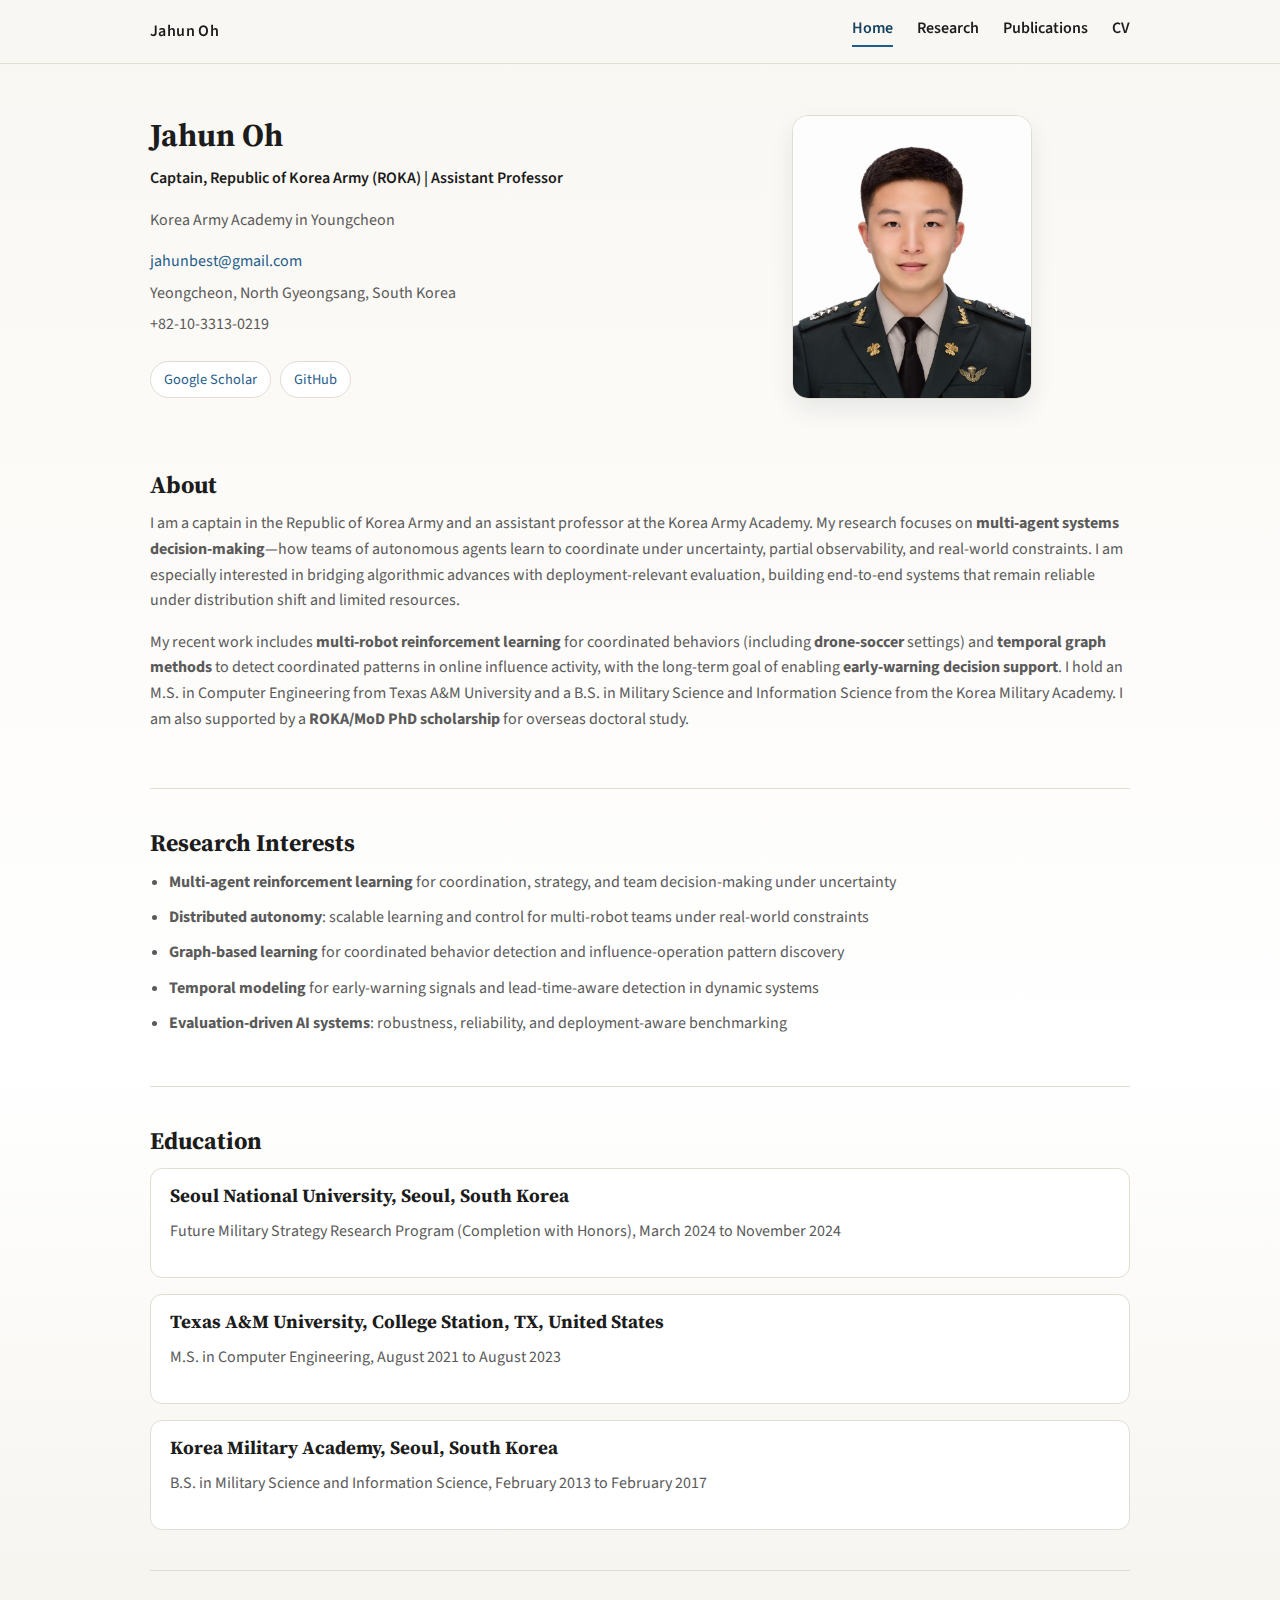
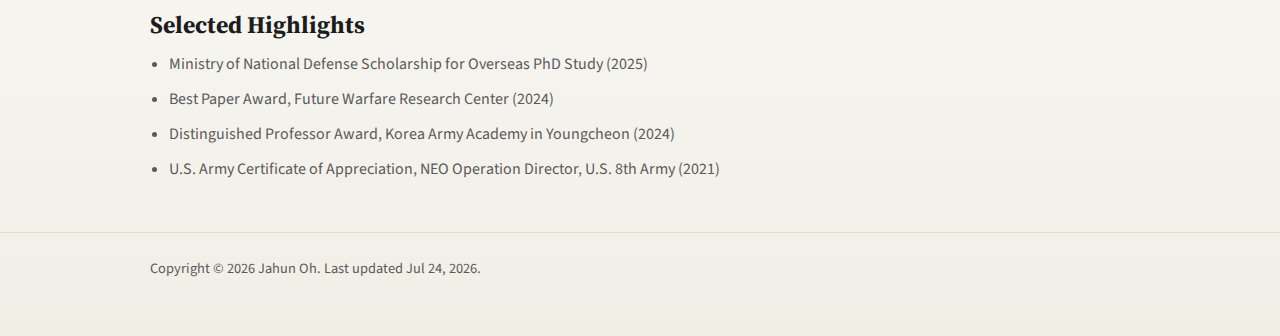
<file: index.html>
<!DOCTYPE html>
<html lang="en">
<head>
  <meta charset="UTF-8">
  <meta name="viewport" content="width=device-width, initial-scale=1.0">
  <title>Jahun Oh | Home</title>
  <link rel="icon" href="assets/favicon.jpg" type="image/jpeg">
  <link rel="stylesheet" href="assets/css/style.css">
</head>
<body class="home">
  <header class="site-header">
    <nav class="nav container">
      <a class="logo" href="index.html">Jahun Oh</a>
      <button class="nav-toggle" type="button" aria-expanded="false" aria-controls="nav-menu">
        <span class="nav-toggle-bar"></span>
        <span class="nav-toggle-bar"></span>
        <span class="nav-toggle-bar"></span>
        <span class="sr-only">Toggle navigation</span>
      </button>
      <div id="nav-menu" class="nav-links">
        <a class="active" href="index.html">Home</a>
        <a href="research.html">Research</a>
        <a href="publications.html">Publications</a>
        <a href="assets/cv/cv.pdf">CV</a>
      </div>
    </nav>
  </header>

  <main class="container">
    <section class="hero">
      <div class="hero-text">
        <h1>Jahun Oh</h1>
        <p class="role">Captain, Republic of Korea Army (ROKA) | Assistant Professor</p>
        <p class="affiliation">Korea Army Academy in Youngcheon</p>
        <ul class="contact-list">
          <li><a href="mailto:jahunbest@gmail.com">jahunbest@gmail.com</a></li>
          <li>Yeongcheon, North Gyeongsang, South Korea</li>
          <li>+82-10-3313-0219</li>
        </ul>
        <div class="social-links">
          <a href="https://scholar.google.com/citations?user=SBL0D2cAAAAJ&hl=en" aria-label="Google Scholar">Google Scholar</a>
          <a href="https://github.com/jahun0" aria-label="GitHub">GitHub</a>
        </div>
      </div>
      <div class="hero-photo">
        <img src="assets/img/jh_profile.jpg" alt="Profile photo of Jahun Oh">
      </div>
    </section>

    <section class="section" id="about">
      <h2>About</h2>
      <p>
        I am a captain in the Republic of Korea Army and an assistant professor at the Korea Army Academy.
        My research focuses on <strong>multi-agent systems decision-making</strong>—how teams of
        autonomous agents learn to coordinate under uncertainty, partial observability, and real-world constraints.
        I am especially interested in bridging algorithmic advances with deployment-relevant evaluation, building
        end-to-end systems that remain reliable under distribution shift and limited resources.
      </p>
      <p>
        My recent work includes <strong>multi-robot reinforcement learning</strong> for coordinated behaviors (including
        <strong>drone-soccer</strong> settings) and <strong>temporal graph methods</strong> to detect coordinated patterns in
        online influence activity, with the long-term goal of enabling <strong>early-warning decision support</strong>.
        I hold an M.S. in Computer Engineering from Texas A&amp;M University and a B.S. in Military Science and
        Information Science from the Korea Military Academy. I am also supported by a
        <strong>ROKA/MoD PhD scholarship</strong> for overseas doctoral study.
      </p>
    </section>

    <section class="section" id="research-interests">
      <h2>Research Interests</h2>
      <ul class="bullet-list">
        <li><strong>Multi-agent reinforcement learning</strong> for coordination, strategy, and team decision-making under uncertainty</li>
        <li><strong>Distributed autonomy</strong>: scalable learning and control for multi-robot teams under real-world constraints</li>
        <li><strong>Graph-based learning</strong> for coordinated behavior detection and influence-operation pattern discovery</li>
        <li><strong>Temporal modeling</strong> for early-warning signals and lead-time-aware detection in dynamic systems</li>
        <li><strong>Evaluation-driven AI systems</strong>: robustness, reliability, and deployment-aware benchmarking</li>
      </ul>
    </section>

    <section class="section" id="education">
      <h2>Education</h2>
      <div class="education-list">
        <div class="education-item">
          <h3>Seoul National University, Seoul, South Korea</h3>
          <p>Future Military Strategy Research Program (Completion with Honors), March 2024 to November 2024</p>
        </div>
        <div class="education-item">
          <h3>Texas A&amp;M University, College Station, TX, United States</h3>
          <p>M.S. in Computer Engineering, August 2021 to August 2023</p>
        </div>
        <div class="education-item">
          <h3>Korea Military Academy, Seoul, South Korea</h3>
          <p>B.S. in Military Science and Information Science, February 2013 to February 2017</p>
        </div>
      </div>
    </section>

    <section class="section" id="highlights">
      <h2>Selected Highlights</h2>
      <ul class="bullet-list">
        <li>Ministry of National Defense Scholarship for Overseas PhD Study (2025)</li>
        <li>Best Paper Award, Future Warfare Research Center (2024)</li>
        <li>Distinguished Professor Award, Korea Army Academy in Youngcheon (2024)</li>
        <li>U.S. Army Certificate of Appreciation, NEO Operation Director, U.S. 8th Army (2021)</li>
      </ul>
    </section>
  </main>

  <footer class="site-footer">
    <div class="container">
      <p>Copyright &copy; <span id="current-year"></span> Jahun Oh. Last updated <span id="last-updated"></span>.</p>
    </div>
  </footer>

  <button id="back-to-top" type="button" aria-label="Back to top">Top</button>

  <script src="assets/js/main.js" defer></script>
</body>
</html>
</file>
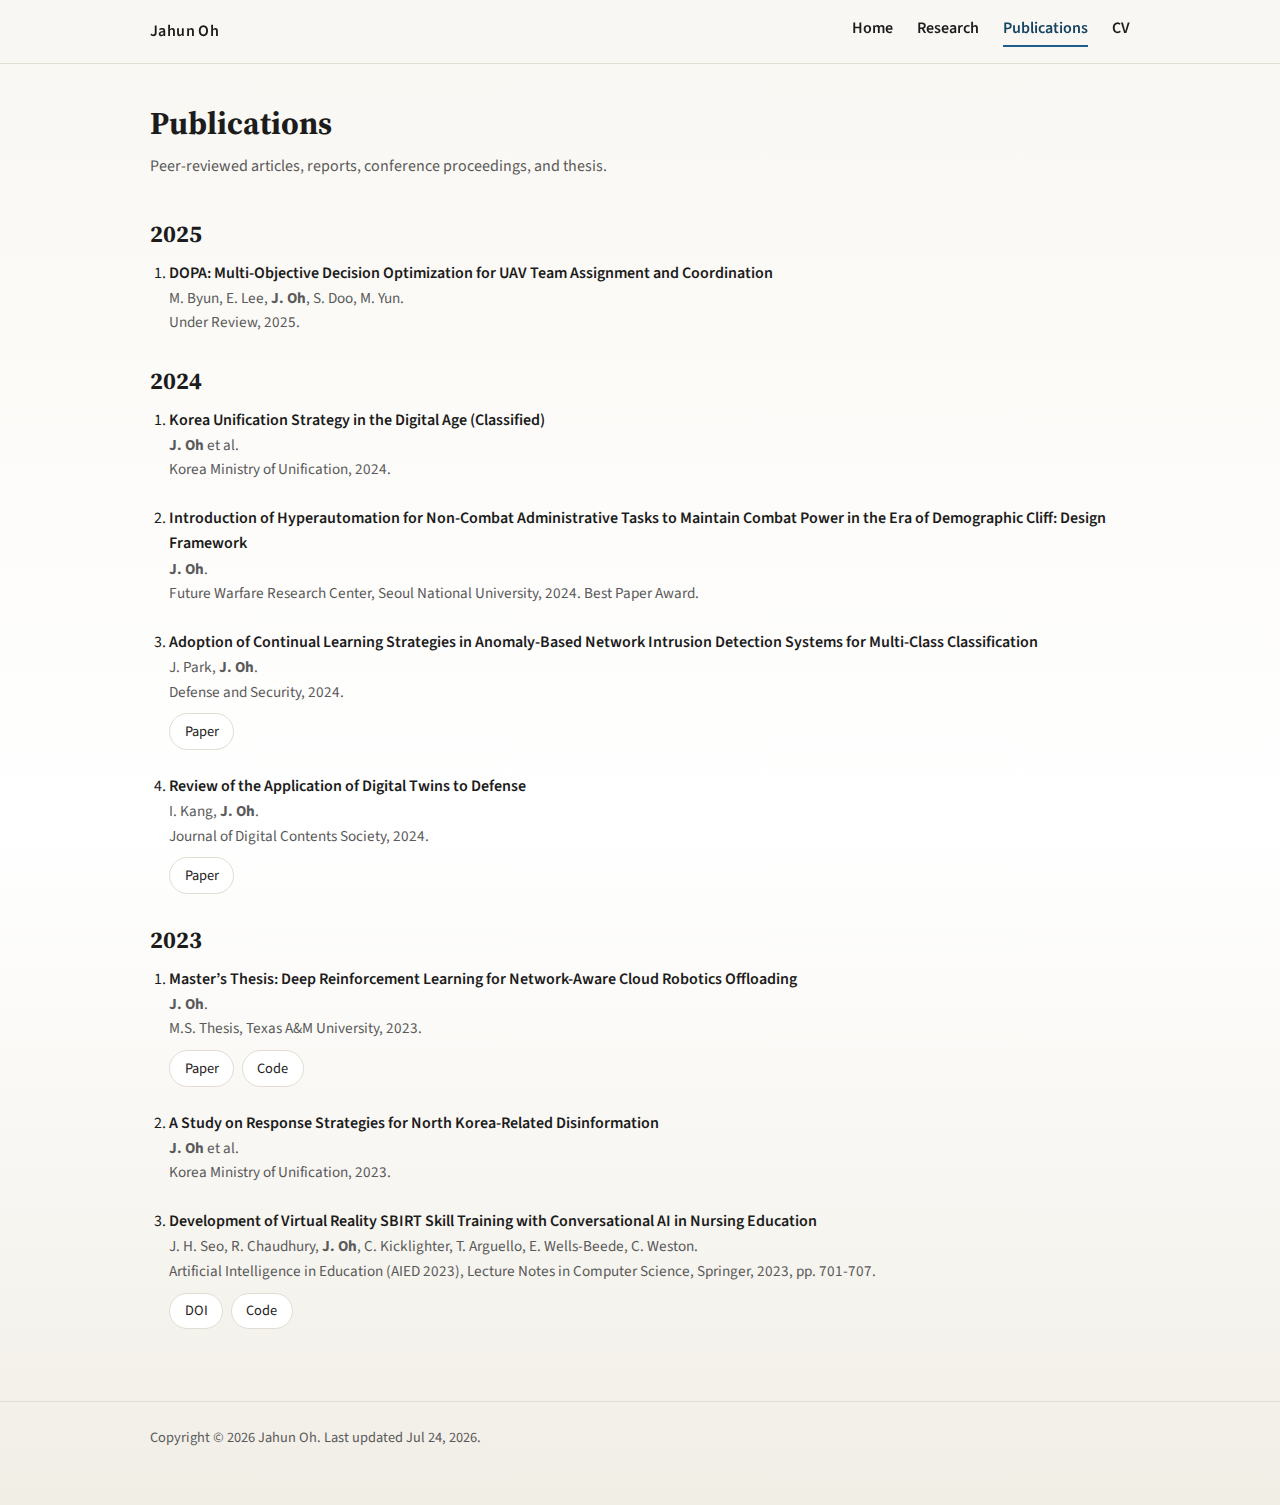
<file: publications.html>
<!DOCTYPE html>
<html lang="en">
<head>
  <meta charset="UTF-8">
  <meta name="viewport" content="width=device-width, initial-scale=1.0">
  <title>Jahun Oh | Publications</title>
  <link rel="icon" href="assets/favicon.jpg" type="image/jpeg">
  <link rel="stylesheet" href="assets/css/style.css">
</head>
<body class="publications">
  <header class="site-header">
    <nav class="nav container">
      <a class="logo" href="index.html">Jahun Oh</a>
      <button class="nav-toggle" type="button" aria-expanded="false" aria-controls="nav-menu">
        <span class="nav-toggle-bar"></span>
        <span class="nav-toggle-bar"></span>
        <span class="nav-toggle-bar"></span>
        <span class="sr-only">Toggle navigation</span>
      </button>
      <div id="nav-menu" class="nav-links">
        <a href="index.html">Home</a>
        <a href="research.html">Research</a>
        <a class="active" href="publications.html">Publications</a>
        <a href="assets/cv/cv.pdf">CV</a>
      </div>
    </nav>
  </header>

  <main class="container">
    <header class="page-header">
      <h1>Publications</h1>
      <p>Peer-reviewed articles, reports, conference proceedings, and thesis.</p>
    </header>


    
    <section id="pubs" class="pubs">

      <div class="pub-year" data-year="2025">
        <h2>2025</h2>
        <ol class="pub-list">
          <li class="pub-item" data-selected="true">
            <div class="pub-meta">
              <div class="pub-title">DOPA: Multi-Objective Decision Optimization for UAV Team Assignment and Coordination</div>
              <div class="pub-authors">M. Byun, E. Lee, <strong>J. Oh</strong>, S. Doo, M. Yun.</div>
              <div class="pub-venue">Under Review, 2025.</div>
            </div>
          </li>
        </ol>
      </div>

      <div class="pub-year" data-year="2024">
        <h2>2024</h2>
        <ol class="pub-list">
          <li class="pub-item" data-selected="false">
            <div class="pub-meta">
              <div class="pub-title">Korea Unification Strategy in the Digital Age (Classified)</div>
              <div class="pub-authors"><strong>J. Oh</strong> et al.</div>
              <div class="pub-venue">Korea Ministry of Unification, 2024.</div>
            </div>
          </li>

          <li class="pub-item" data-selected="true">
            <div class="pub-meta">
              <div class="pub-title">Introduction of Hyperautomation for Non-Combat Administrative Tasks to Maintain Combat Power in the Era of Demographic Cliff: Design Framework</div>
              <div class="pub-authors"><strong>J. Oh</strong>.</div>
              <div class="pub-venue">Future Warfare Research Center, Seoul National University, 2024. Best Paper Award.</div>
            </div>
          </li>

          <li class="pub-item" data-selected="true">
            <div class="pub-meta">
              <div class="pub-title">Adoption of Continual Learning Strategies in Anomaly-Based Network Intrusion Detection Systems for Multi-Class Classification</div>
              <div class="pub-authors">J. Park, <strong>J. Oh</strong>.</div>
              <div class="pub-venue">Defense and Security, 2024.</div>
            </div>
            <div class="pub-links">
              <a class="pill" href="https://www.dbpia.co.kr/pdf/cpViewer?nodeId=NODE12393506">Paper</a>
            </div>
          </li>

          <li class="pub-item" data-selected="false">
            <div class="pub-meta">
              <div class="pub-title">Review of the Application of Digital Twins to Defense</div>
              <div class="pub-authors">I. Kang, <strong>J. Oh</strong>.</div>
              <div class="pub-venue">Journal of Digital Contents Society, 2024.</div>
            </div>
            <div class="pub-links">
              <a class="pill" href="http://journal.dcs.or.kr/xml/39754/39754.pdf">Paper</a>
            </div>
          </li>
        </ol>
      </div>

      <div class="pub-year" data-year="2023">
        <h2>2023</h2>
        <ol class="pub-list">
          <li class="pub-item" data-selected="true">
            <div class="pub-meta">
              <div class="pub-title">Master’s Thesis: Deep Reinforcement Learning for Network-Aware Cloud Robotics Offloading</div>
              <div class="pub-authors"><strong>J. Oh</strong>.</div>
              <div class="pub-venue">M.S. Thesis, Texas A&amp;M University, 2023.</div>
            </div>
            <div class="pub-links">
              <a class="pill" href="https://scholar.google.com/citations?view_op=view_citation&hl=en&user=SBL0D2cAAAAJ&citation_for_view=SBL0D2cAAAAJ:d1gkVwhDpl0C">Paper</a>
              <a class="pill" href="https://github.com/jahun0/jackal-rl">Code</a>
            </div>
          </li>

          <li class="pub-item" data-selected="false">
            <div class="pub-meta">
              <div class="pub-title">A Study on Response Strategies for North Korea-Related Disinformation</div>
              <div class="pub-authors"><strong>J. Oh</strong> et al.</div>
              <div class="pub-venue">Korea Ministry of Unification, 2023.</div>
            </div>
          </li>

          <li class="pub-item" data-selected="true">
            <div class="pub-meta">
              <div class="pub-title">Development of Virtual Reality SBIRT Skill Training with Conversational AI in Nursing Education</div>
              <div class="pub-authors">J. H. Seo, R. Chaudhury, <strong>J. Oh</strong>, C. Kicklighter, T. Arguello, E. Wells-Beede, C. Weston.</div>
              <div class="pub-venue">Artificial Intelligence in Education (AIED 2023), Lecture Notes in Computer Science, Springer, 2023, pp. 701-707.</div>
            </div>
            <div class="pub-links">
              <a class="pill" href="https://doi.org/10.1007/978-3-031-36272-9_59">DOI</a>
              <a class="pill" href="https://github.com/jahun0/sbirt-web">Code</a>
            </div>
          </li>
        </ol>
      </div>
    </section>
  </main>

  <footer class="site-footer">
    <div class="container">
      <p>Copyright &copy; <span id="current-year"></span> Jahun Oh. Last updated <span id="last-updated"></span>.</p>
    </div>
  </footer>

  <button id="back-to-top" type="button" aria-label="Back to top">Top</button>

  <script src="assets/js/main.js" defer></script>
</body>
</html>
</file>
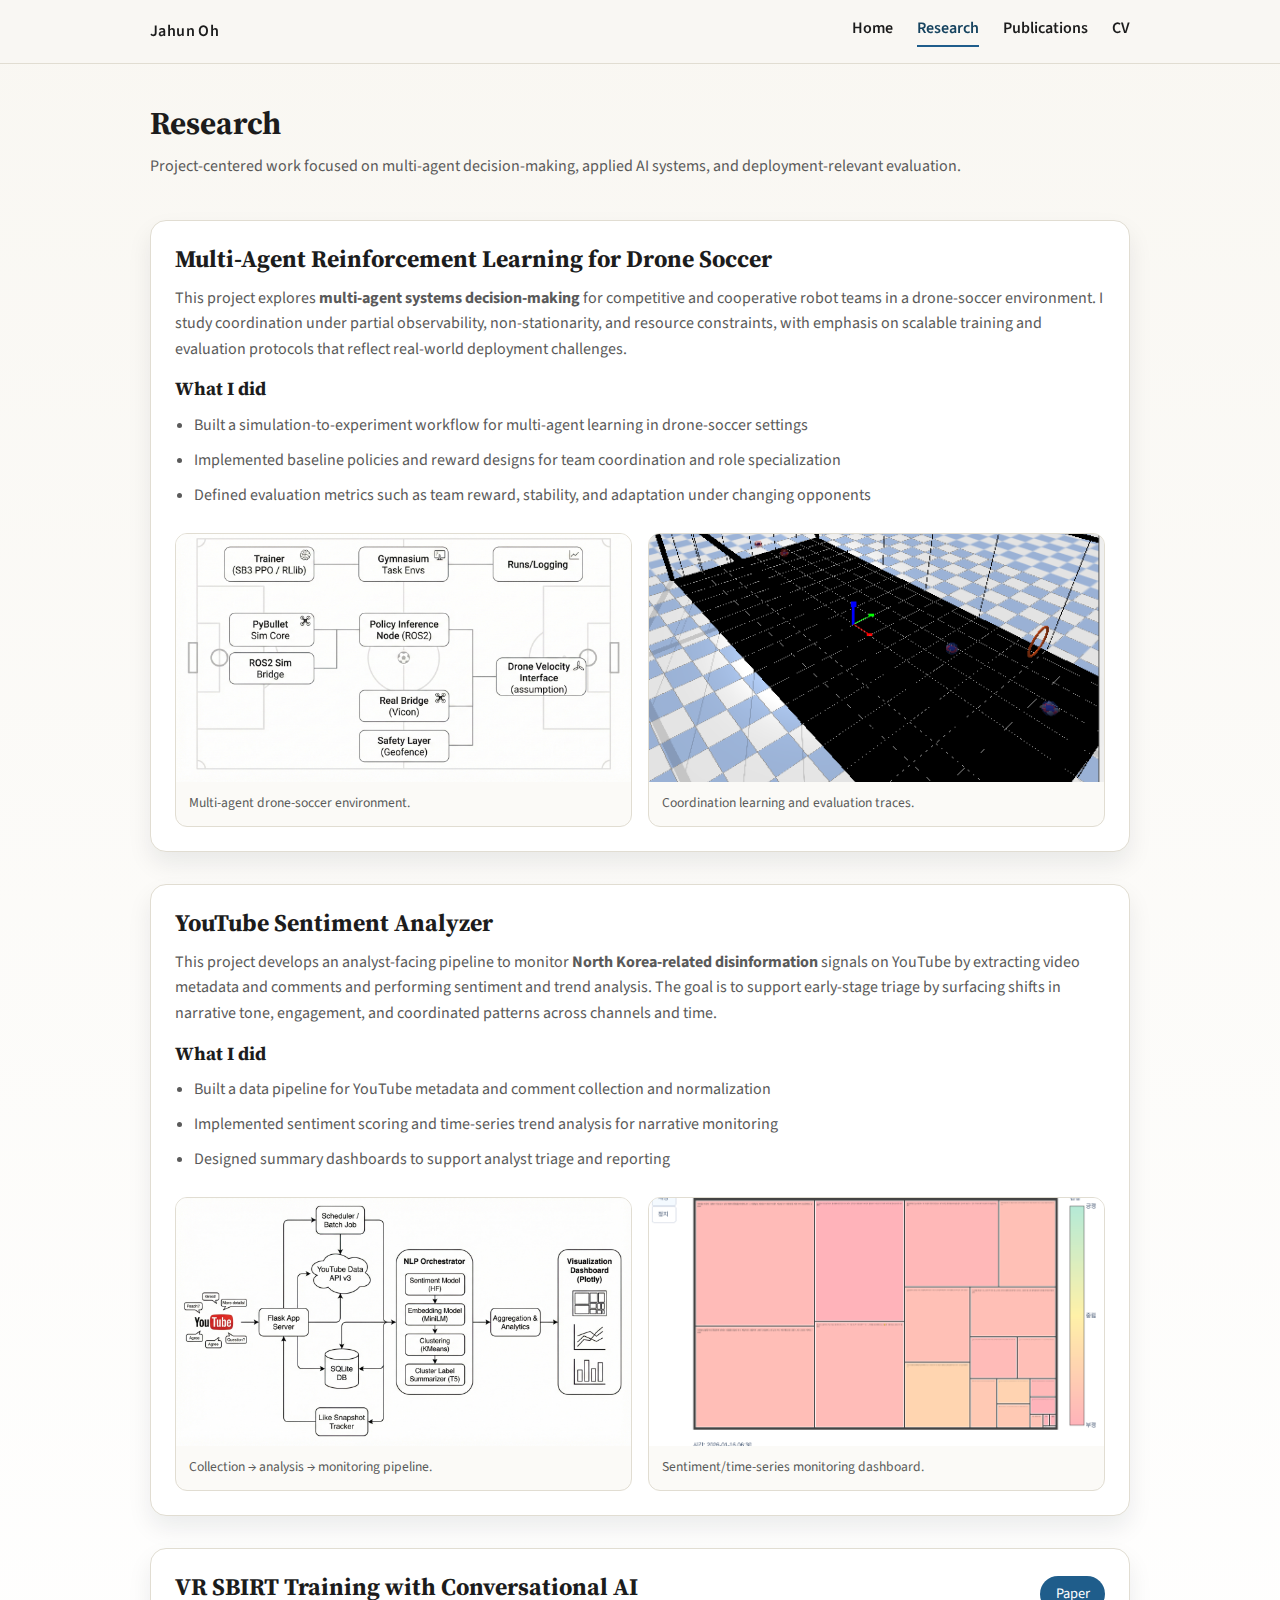
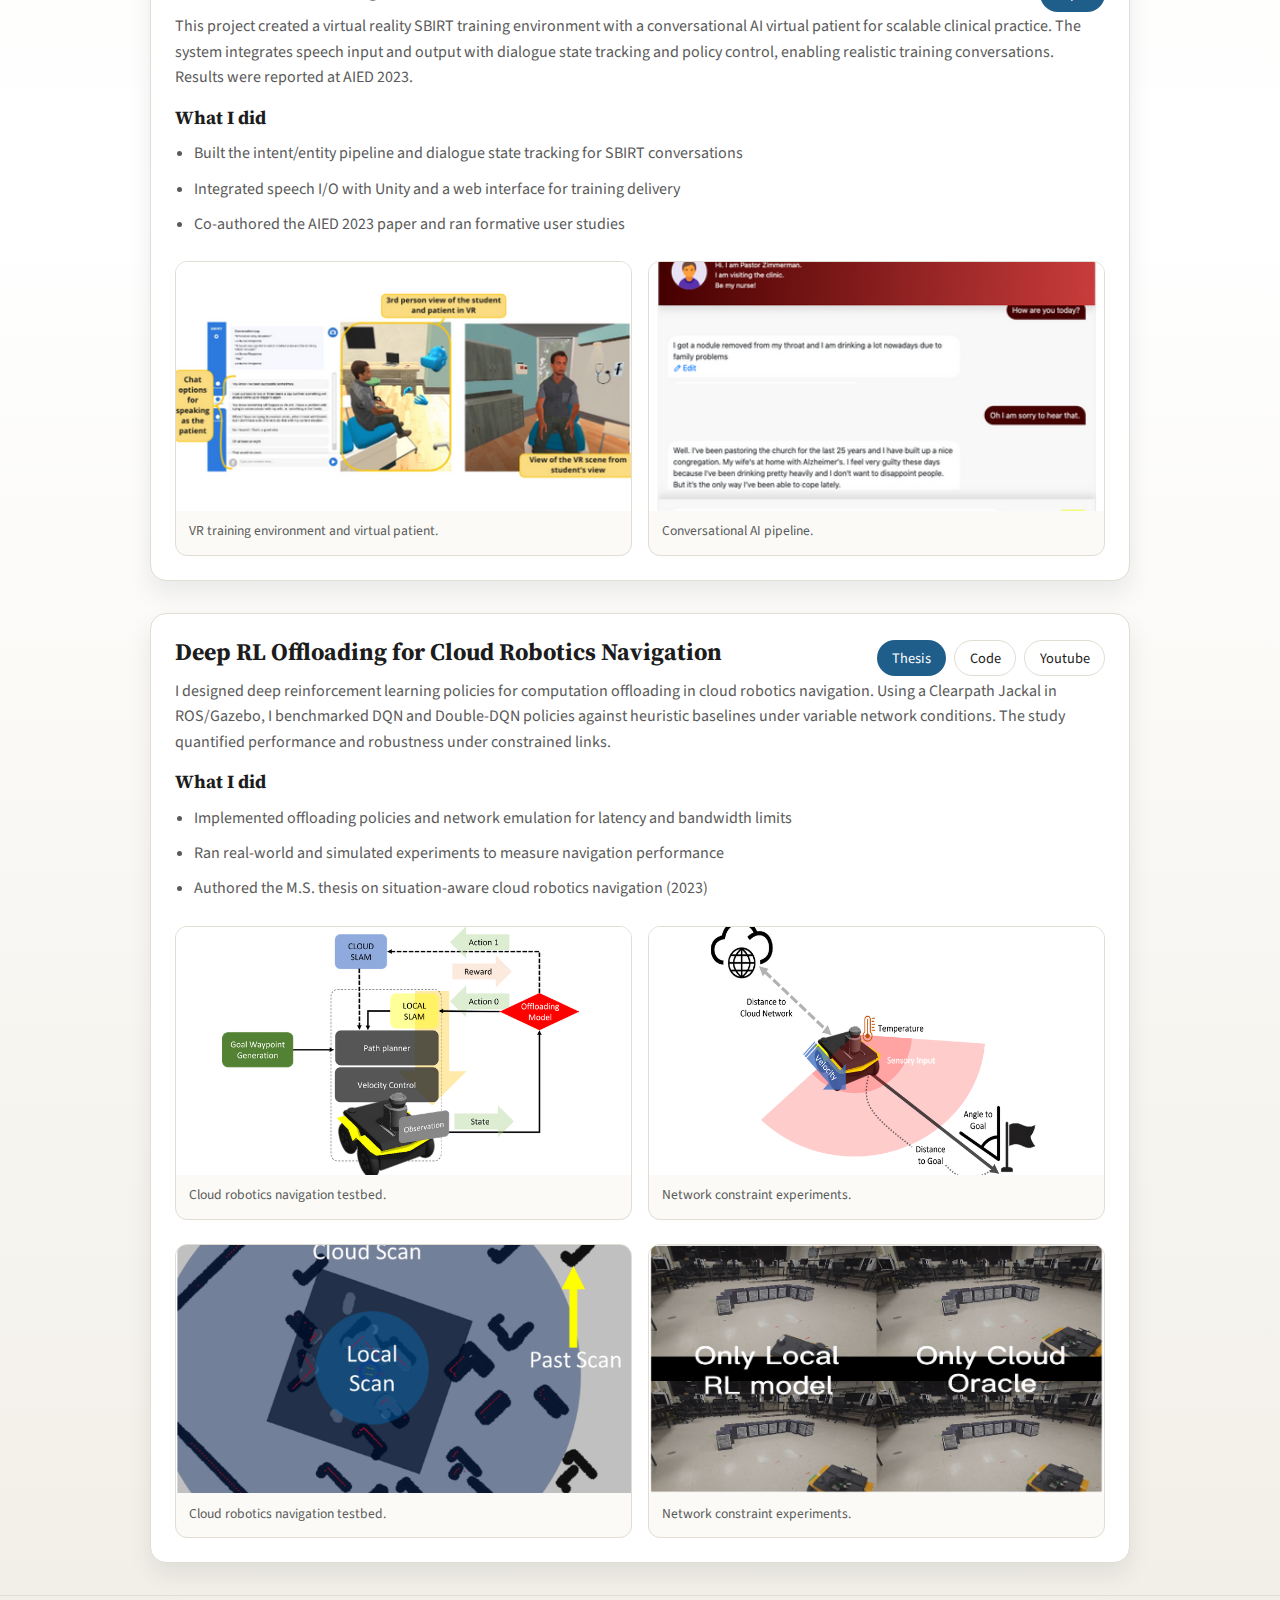
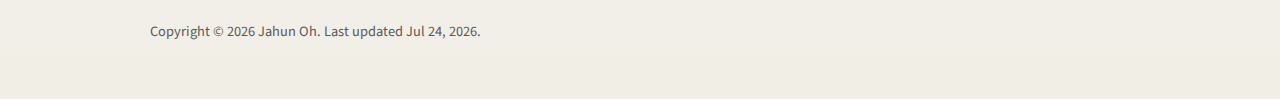
<file: research.html>
<!DOCTYPE html>
<html lang="en">
<head>
  <meta charset="UTF-8">
  <meta name="viewport" content="width=device-width, initial-scale=1.0">
  <title>Jahun Oh | Research</title>
  <link rel="icon" href="assets/favicon.jpg" type="image/jpeg">
  <link rel="stylesheet" href="assets/css/style.css">
</head>
<body class="research">
  <header class="site-header">
    <nav class="nav container">
      <a class="logo" href="index.html">Jahun Oh</a>
      <button class="nav-toggle" type="button" aria-expanded="false" aria-controls="nav-menu">
        <span class="nav-toggle-bar"></span>
        <span class="nav-toggle-bar"></span>
        <span class="nav-toggle-bar"></span>
        <span class="sr-only">Toggle navigation</span>
      </button>
      <div id="nav-menu" class="nav-links">
        <a href="index.html">Home</a>
        <a class="active" href="research.html">Research</a>
        <a href="publications.html">Publications</a>
        <a href="assets/cv/cv.pdf">CV</a>
      </div>
    </nav>
  </header>

  <main class="container">
    <header class="page-header">
      <h1>Research</h1>
      <p>Project-centered work focused on multi-agent decision-making, applied AI systems, and deployment-relevant evaluation.</p>
    </header>

    <section class="project-list">

      <article class="card project">
        <div class="project-header">
          <h2>Multi-Agent Reinforcement Learning for Drone Soccer</h2>
<!--          <div class="project-links">
            <a class="pill primary" href="[ADD_PROJECT_PAGE_URL]">Project</a>
            <a class="pill" href="[ADD_CODE_URL]">Code</a>
          </div> -->
        </div>
        <p>
          This project explores <strong>multi-agent systems decision-making</strong> for competitive and cooperative
          robot teams in a drone-soccer environment. I study coordination under partial observability,
          non-stationarity, and resource constraints, with emphasis on scalable training and evaluation
          protocols that reflect real-world deployment challenges.
        </p>
        <h3>What I did</h3>
        <ul class="bullet-list">
          <li>Built a simulation-to-experiment workflow for multi-agent learning in drone-soccer settings</li>
          <li>Implemented baseline policies and reward designs for team coordination and role specialization</li>
          <li>Defined evaluation metrics such as team reward, stability, and adaptation under changing opponents</li>
        </ul>
        <div class="gallery-grid">
          <figure>
            <img src="assets/img/research/drone_soccer_overview.jpeg" alt="Drone soccer multi-agent simulation overview">
            <figcaption>Multi-agent drone-soccer environment.</figcaption>
          </figure>
          <figure>
            <img src="assets/img/research/drone_test.png" alt="Coordination and policy learning visualization">
            <figcaption>Coordination learning and evaluation traces.</figcaption>
          </figure>
        </div>
      </article>

      <article class="card project">
        <div class="project-header">
          <h2>YouTube Sentiment Analyzer</h2>
        </div>
        <p>
          This project develops an analyst-facing pipeline to monitor <strong>North Korea-related disinformation</strong>
          signals on YouTube by extracting video metadata and comments and performing sentiment and trend analysis.
          The goal is to support early-stage triage by surfacing shifts in narrative tone, engagement, and coordinated
          patterns across channels and time.
        </p>
        <h3>What I did</h3>
        <ul class="bullet-list">
          <li>Built a data pipeline for YouTube metadata and comment collection and normalization</li>
          <li>Implemented sentiment scoring and time-series trend analysis for narrative monitoring</li>
          <li>Designed summary dashboards to support analyst triage and reporting</li>
        </ul>
        <div class="gallery-grid">
          <figure>
            <img src="assets/img/research/youtube_analyzer_overview.jpeg" alt="YouTube sentiment pipeline overview">
            <figcaption>Collection → analysis → monitoring pipeline.</figcaption>
          </figure>
          <figure>
            <img src="assets/img/research/youtube_treemap.png" alt="Sentiment and trend dashboard example">
            <figcaption>Sentiment/time-series monitoring dashboard.</figcaption>
          </figure>
        </div>
      </article>

      <article class="card project">
        <div class="project-header">
          <h2>VR SBIRT Training with Conversational AI</h2>
          <div class="project-links">
            <a class="pill primary" href="https://doi.org/10.1007/978-3-031-36272-9_59">Paper</a>
          </div>
        </div>
        <p>
          This project created a virtual reality SBIRT training environment with a conversational AI virtual patient
          for scalable clinical practice. The system integrates speech input and output with dialogue state tracking and
          policy control, enabling realistic training conversations. Results were reported at AIED 2023.
        </p>
        <h3>What I did</h3>
        <ul class="bullet-list">
          <li>Built the intent/entity pipeline and dialogue state tracking for SBIRT conversations</li>
          <li>Integrated speech I/O with Unity and a web interface for training delivery</li>
          <li>Co-authored the AIED 2023 paper and ran formative user studies</li>
        </ul>
        <div class="gallery-grid">
          <figure>
            <img src="assets/img/research/sbirt_vr.png" alt="VR SBIRT training scene">
            <figcaption>VR training environment and virtual patient.</figcaption>
          </figure>
          <figure>
            <img src="assets/img/research/sbirt_web.png" alt="Web-based SBIRT training scene">
            <figcaption>Conversational AI pipeline.</figcaption>
          </figure>
        </div>
      </article>

      <article class="card project">
        <div class="project-header">
          <h2>Deep RL Offloading for Cloud Robotics Navigation</h2>
          <div class="project-links">
            <a class="pill primary" href="https://scholar.google.com/citations?view_op=view_citation&hl=en&user=SBL0D2cAAAAJ&citation_for_view=SBL0D2cAAAAJ:d1gkVwhDpl0C">Thesis</a>
            <a class="pill" href="https://github.com/jahun0/jackal-rl">Code</a>
            <a class="pill" href="https://www.youtube.com/watch?v=auUnazOFeeE">Youtube</a>
          </div>
        </div>
        <p>
          I designed deep reinforcement learning policies for computation offloading in cloud robotics navigation.
          Using a Clearpath Jackal in ROS/Gazebo, I benchmarked DQN and Double-DQN policies against heuristic baselines
          under variable network conditions. The study quantified performance and robustness under constrained links.
        </p>
        <h3>What I did</h3>
        <ul class="bullet-list">
          <li>Implemented offloading policies and network emulation for latency and bandwidth limits</li>
          <li>Ran real-world and simulated experiments to measure navigation performance</li>
          <li>Authored the M.S. thesis on situation-aware cloud robotics navigation (2023)</li>
        </ul>
        <div class="gallery-grid">
          <figure>
            <img src="assets/img/research/problem_formulation.png" alt="Cloud robotics Problem Formulation">
            <figcaption>Cloud robotics navigation testbed.</figcaption>
          </figure>
          <figure>
            <img src="assets/img/research/network_constraints.png" alt="Agent State Representation">
            <figcaption>Network constraint experiments.</figcaption>
          </figure>
        </div>
        <div class="gallery-grid">
          <figure>
            <img src="assets/img/research/local_cloud.png" alt="Cloud and Local scan comparison">
            <figcaption>Cloud robotics navigation testbed.</figcaption>
          </figure>
          <figure>
            <img src="assets/img/research/baseline_comparison.png" alt="Real World Baseline Comparison">
            <figcaption>Network constraint experiments.</figcaption>
          </figure>
        </div>        
      </article>

    </section>
  </main>

  <footer class="site-footer">
    <div class="container">
      <p>Copyright &copy; <span id="current-year"></span> Jahun Oh. Last updated <span id="last-updated"></span>.</p>
    </div>
  </footer>

  <button id="back-to-top" type="button" aria-label="Back to top">Top</button>

  <script src="assets/js/main.js" defer></script>
</body>
</html>
</file>
<file: assets/css/style.css>
@import url('https://fonts.googleapis.com/css2?family=Source+Sans+3:wght@400;600&family=Source+Serif+4:wght@600&display=swap');

:root {
  --bg: #f9f7f2;
  --bg-accent: #f1eee6;
  --text: #1c1c1c;
  --muted: #5a5a5a;
  --accent: #1f5d8b;
  --accent-dark: #16435f;
  --border: #e1ddd2;
  --card-bg: #ffffff;
  --shadow: 0 12px 24px rgba(15, 23, 42, 0.08);
  --max-width: 980px;
}

* {
  box-sizing: border-box;
}

body {
  margin: 0;
  font-family: "Source Sans 3", "Helvetica Neue", Arial, sans-serif;
  color: var(--text);
  background: linear-gradient(180deg, var(--bg) 0%, #ffffff 55%, var(--bg-accent) 100%);
  line-height: 1.6;
}

img {
  max-width: 100%;
  display: block;
}

a {
  color: var(--accent);
  text-decoration: none;
}

a:hover,
a:focus {
  color: var(--accent-dark);
}

h1,
h2,
h3 {
  font-family: "Source Serif 4", "Times New Roman", serif;
  margin: 0 0 0.75rem;
  line-height: 1.2;
}

p {
  margin: 0 0 1rem;
  color: var(--muted);
}

.container {
  width: min(var(--max-width), 92%);
  margin: 0 auto;
}

.site-header {
  position: sticky;
  top: 0;
  background: rgba(249, 247, 242, 0.96);
  backdrop-filter: blur(10px);
  border-bottom: 1px solid var(--border);
  z-index: 1000;
}

.nav {
  display: flex;
  align-items: center;
  justify-content: space-between;
  padding: 1rem 0;
  position: relative;
}

.logo {
  font-weight: 600;
  letter-spacing: 0.4px;
  color: var(--text);
}

.nav-links {
  display: flex;
  gap: 1.5rem;
  align-items: center;
}

.nav-links a {
  font-weight: 600;
  color: var(--text);
  padding-bottom: 0.2rem;
  border-bottom: 2px solid transparent;
}

.nav-links a.active {
  color: var(--accent-dark);
  border-color: var(--accent);
}

.nav-toggle {
  display: none;
  background: none;
  border: 1px solid var(--border);
  padding: 0.4rem 0.5rem;
  border-radius: 8px;
  cursor: pointer;
}

.nav-toggle-bar {
  display: block;
  width: 22px;
  height: 2px;
  margin: 4px 0;
  background: var(--text);
}

.sr-only {
  position: absolute;
  width: 1px;
  height: 1px;
  padding: 0;
  margin: -1px;
  overflow: hidden;
  clip: rect(0, 0, 0, 0);
  border: 0;
}

.hero {
  display: grid;
  grid-template-columns: 1.6fr 0.9fr;
  gap: 2.5rem;
  padding: 3.2rem 0 2rem;
  align-items: center;
}

.hero-text .role {
  font-weight: 600;
  color: var(--text);
}

.hero-text .affiliation {
  margin-bottom: 1rem;
  color: var(--muted);
}

.contact-list {
  list-style: none;
  padding: 0;
  margin: 1rem 0 1.5rem;
  color: var(--muted);
}

.contact-list li {
  margin-bottom: 0.35rem;
}

.social-links {
  display: flex;
  flex-wrap: wrap;
  gap: 0.6rem;
}

.social-links a {
  border: 1px solid var(--border);
  padding: 0.35rem 0.8rem;
  border-radius: 999px;
  background: #ffffff;
  font-size: 0.9rem;
}

.hero-photo img {
  width: 100%;
  max-width: 240px;
  border-radius: 16px;
  border: 1px solid var(--border);
  box-shadow: var(--shadow);
}

.section {
  padding: 2.5rem 0;
}

.section + .section {
  border-top: 1px solid var(--border);
}

.bullet-list {
  margin: 0;
  padding-left: 1.2rem;
  color: var(--muted);
}

.bullet-list li {
  margin-bottom: 0.6rem;
}

.education-list {
  display: grid;
  gap: 1rem;
}

.education-item {
  padding: 1rem 1.2rem;
  border: 1px solid var(--border);
  border-radius: 12px;
  background: var(--card-bg);
}

.page-header {
  padding: 2.5rem 0 1.5rem;
}

.card {
  background: var(--card-bg);
  border: 1px solid var(--border);
  border-radius: 16px;
  padding: 1.5rem;
  box-shadow: var(--shadow);
  margin-bottom: 2rem;
}

.project-header {
  display: flex;
  flex-wrap: wrap;
  gap: 1rem;
  align-items: center;
  justify-content: space-between;
}

.project-links {
  display: flex;
  flex-wrap: wrap;
  gap: 0.5rem;
}

.pill {
  display: inline-flex;
  align-items: center;
  gap: 0.4rem;
  padding: 0.35rem 0.9rem;
  border-radius: 999px;
  border: 1px solid var(--border);
  background: #ffffff;
  font-size: 0.9rem;
  color: var(--text);
}

.pill.primary {
  background: var(--accent);
  color: #ffffff;
  border-color: transparent;
}

.pill.ghost {
  background: transparent;
  color: var(--muted);
}

.gallery-grid {
  display: grid;
  grid-template-columns: repeat(auto-fit, minmax(160px, 1fr));
  gap: 1rem;
  margin-top: 1.5rem;
}

.gallery-grid figure {
  margin: 0;
  border: 1px solid var(--border);
  border-radius: 12px;
  overflow: hidden;
  background: #fbfaf7;
}

.gallery-grid img {
  width: 100%;
  aspect-ratio: 11 / 6;
  object-fit: cover;
}

.gallery-grid figcaption {
  padding: 0.6rem 0.8rem 0.8rem;
  font-size: 0.85rem;
  color: var(--muted);
}

.project-media {
  margin-top: 1.5rem;
}

.yt {
  position: relative;
  padding-top: 56.25%;
  border-radius: 16px;
  border: 1px solid var(--border);
  background: linear-gradient(135deg, #efece4, #ffffff);
  overflow: hidden;
  display: flex;
  align-items: center;
  justify-content: center;
  text-align: center;
  cursor: pointer;
}

.yt button {
  border: none;
  background: rgba(31, 93, 139, 0.92);
  color: #ffffff;
  padding: 0.6rem 1.4rem;
  border-radius: 999px;
  font-weight: 600;
  cursor: pointer;
}

.yt iframe {
  position: absolute;
  top: 0;
  left: 0;
  width: 100%;
  height: 100%;
  border: 0;
}

.yt.missing {
  background: repeating-linear-gradient(135deg, #f3efe7, #f3efe7 12px, #ffffff 12px, #ffffff 24px);
}

.yt.missing button {
  background: #c3c0b8;
  cursor: default;
}

.pubs {
  padding-bottom: 2.5rem;
}

.pub-controls {
  margin-top: 1rem;
  display: flex;
  flex-wrap: wrap;
  gap: 0.75rem;
  align-items: center;
}

.badge {
  background: #ffffff;
  border: 1px solid var(--border);
  padding: 0.2rem 0.7rem;
  border-radius: 999px;
  font-size: 0.85rem;
  color: var(--muted);
}

.ghost-button {
  background: transparent;
  border: 1px solid var(--border);
  color: var(--text);
  padding: 0.3rem 0.8rem;
  border-radius: 999px;
  cursor: pointer;
}

.pub-year {
  margin-bottom: 2rem;
}

.pub-list {
  padding-left: 1.2rem;
  margin: 0;
}

.pub-item {
  margin-bottom: 1.5rem;
}

.pub-item.is-hidden {
  display: none;
}

.pub-meta {
  margin-bottom: 0.6rem;
}

.pub-title {
  font-weight: 600;
  color: var(--text);
}

.pub-authors,
.pub-venue {
  color: var(--muted);
  font-size: 0.95rem;
}

.pub-links {
  display: flex;
  flex-wrap: wrap;
  gap: 0.5rem;
}

.site-footer {
  border-top: 1px solid var(--border);
  padding: 1.5rem 0 2.5rem;
  color: var(--muted);
  font-size: 0.9rem;
}

#back-to-top {
  position: fixed;
  right: 1.5rem;
  bottom: 1.5rem;
  border: none;
  background: var(--accent);
  color: #ffffff;
  padding: 0.6rem 0.9rem;
  border-radius: 12px;
  box-shadow: var(--shadow);
  cursor: pointer;
  opacity: 0;
  pointer-events: none;
  transition: opacity 0.2s ease;
}

#back-to-top.visible {
  opacity: 1;
  pointer-events: auto;
}

@media (max-width: 900px) {
  .hero {
    grid-template-columns: 1fr;
  }

  .hero-photo img {
    max-width: 200px;
  }
}

@media (max-width: 820px) {
  .nav-toggle {
    display: inline-flex;
    align-items: center;
    justify-content: center;
  }

  .nav-links {
    position: absolute;
    top: 100%;
    right: 0;
    background: #ffffff;
    border: 1px solid var(--border);
    border-radius: 12px;
    flex-direction: column;
    align-items: flex-start;
    padding: 1rem 1.25rem;
    box-shadow: var(--shadow);
    display: none;
    min-width: 200px;
  }

  .nav-links.open {
    display: flex;
  }
}

@media (max-width: 600px) {
  .project-header {
    flex-direction: column;
    align-items: flex-start;
  }
}
</file>
